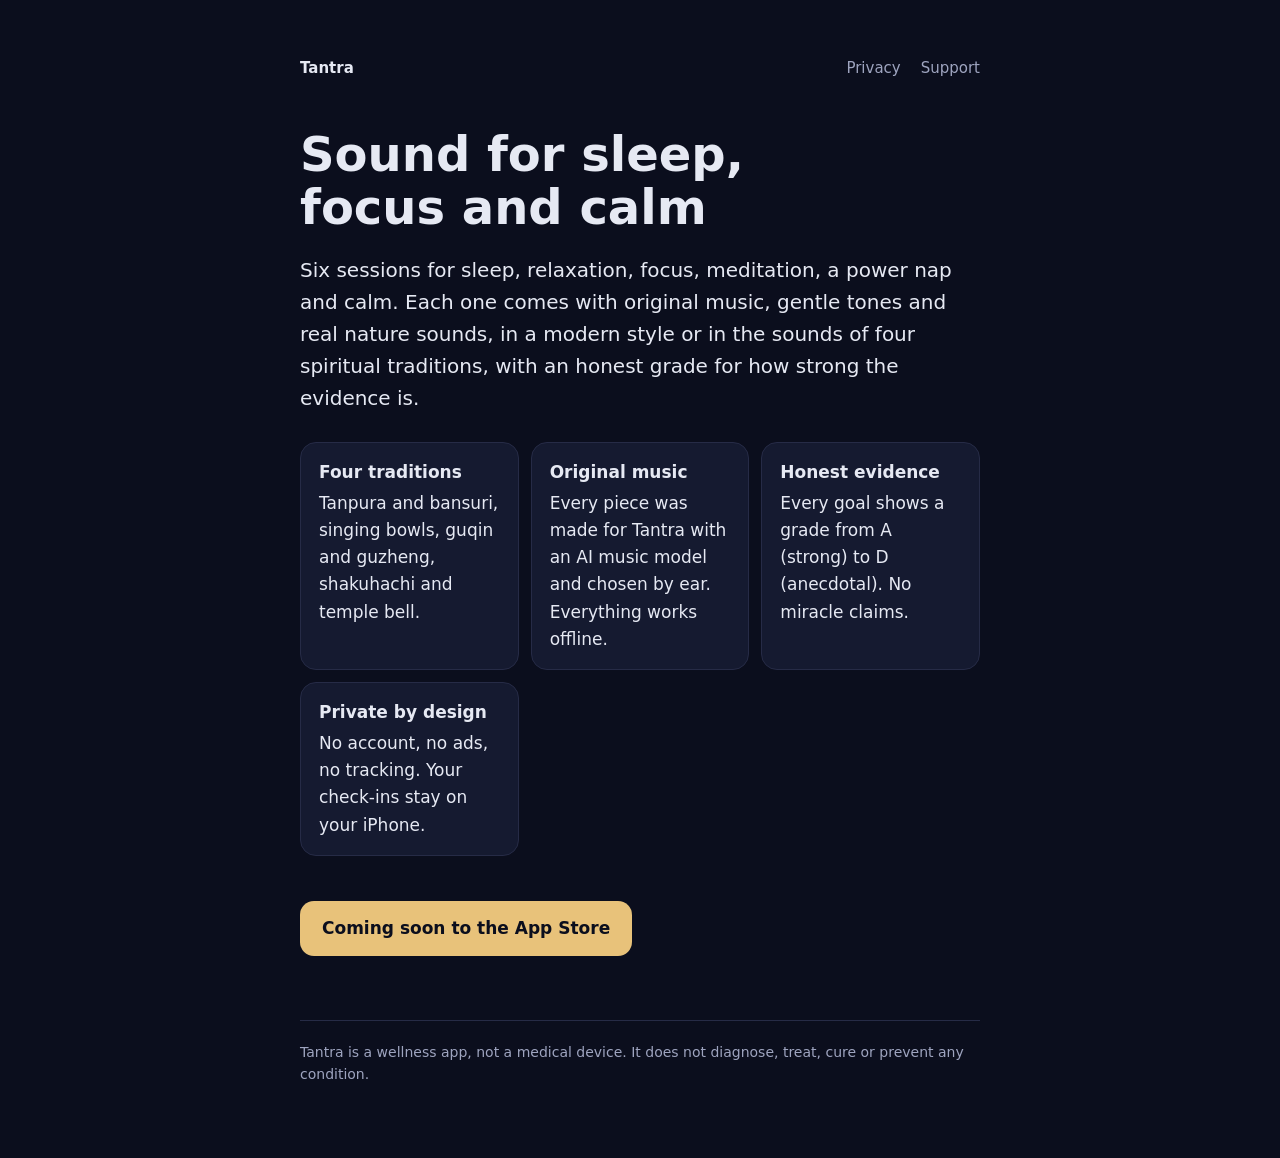
<file: index.html>
<!doctype html>
<html lang="en">
<head><meta charset="utf-8"><meta name="viewport" content="width=device-width, initial-scale=1">
<title>Tantra</title><meta name="description" content="Sound sessions for sleep, focus and calm, with tones, original music and four spiritual traditions. No account, no ads, no tracking.">
<link rel="stylesheet" href="style.css"></head>
<body><main><nav><a href="index.html">Tantra</a><a href="privacy.html">Privacy</a><a href="support.html">Support</a></nav>
<h1>Sound for sleep, focus and calm</h1>
<p class="lead">Six sessions for sleep, relaxation, focus, meditation, a power nap and calm. Each one comes with original music, gentle tones and real nature sounds, in a modern style or in the sounds of four spiritual traditions, with an honest grade for how strong the evidence is.</p>
<div class="grid">
<div class="card"><b>Four traditions</b>Tanpura and bansuri, singing bowls, guqin and guzheng, shakuhachi and temple bell.</div>
<div class="card"><b>Original music</b>Every piece was made for Tantra with an AI music model and chosen by ear. Everything works offline.</div>
<div class="card"><b>Honest evidence</b>Every goal shows a grade from A (strong) to D (anecdotal). No miracle claims.</div>
<div class="card"><b>Private by design</b>No account, no ads, no tracking. Your check-ins stay on your iPhone.</div>
</div>
<p><span class="cta">Coming soon to the App Store</span></p>
<footer>Tantra is a wellness app, not a medical device. It does not diagnose, treat, cure or prevent any condition.</footer></main></body></html>
</file>
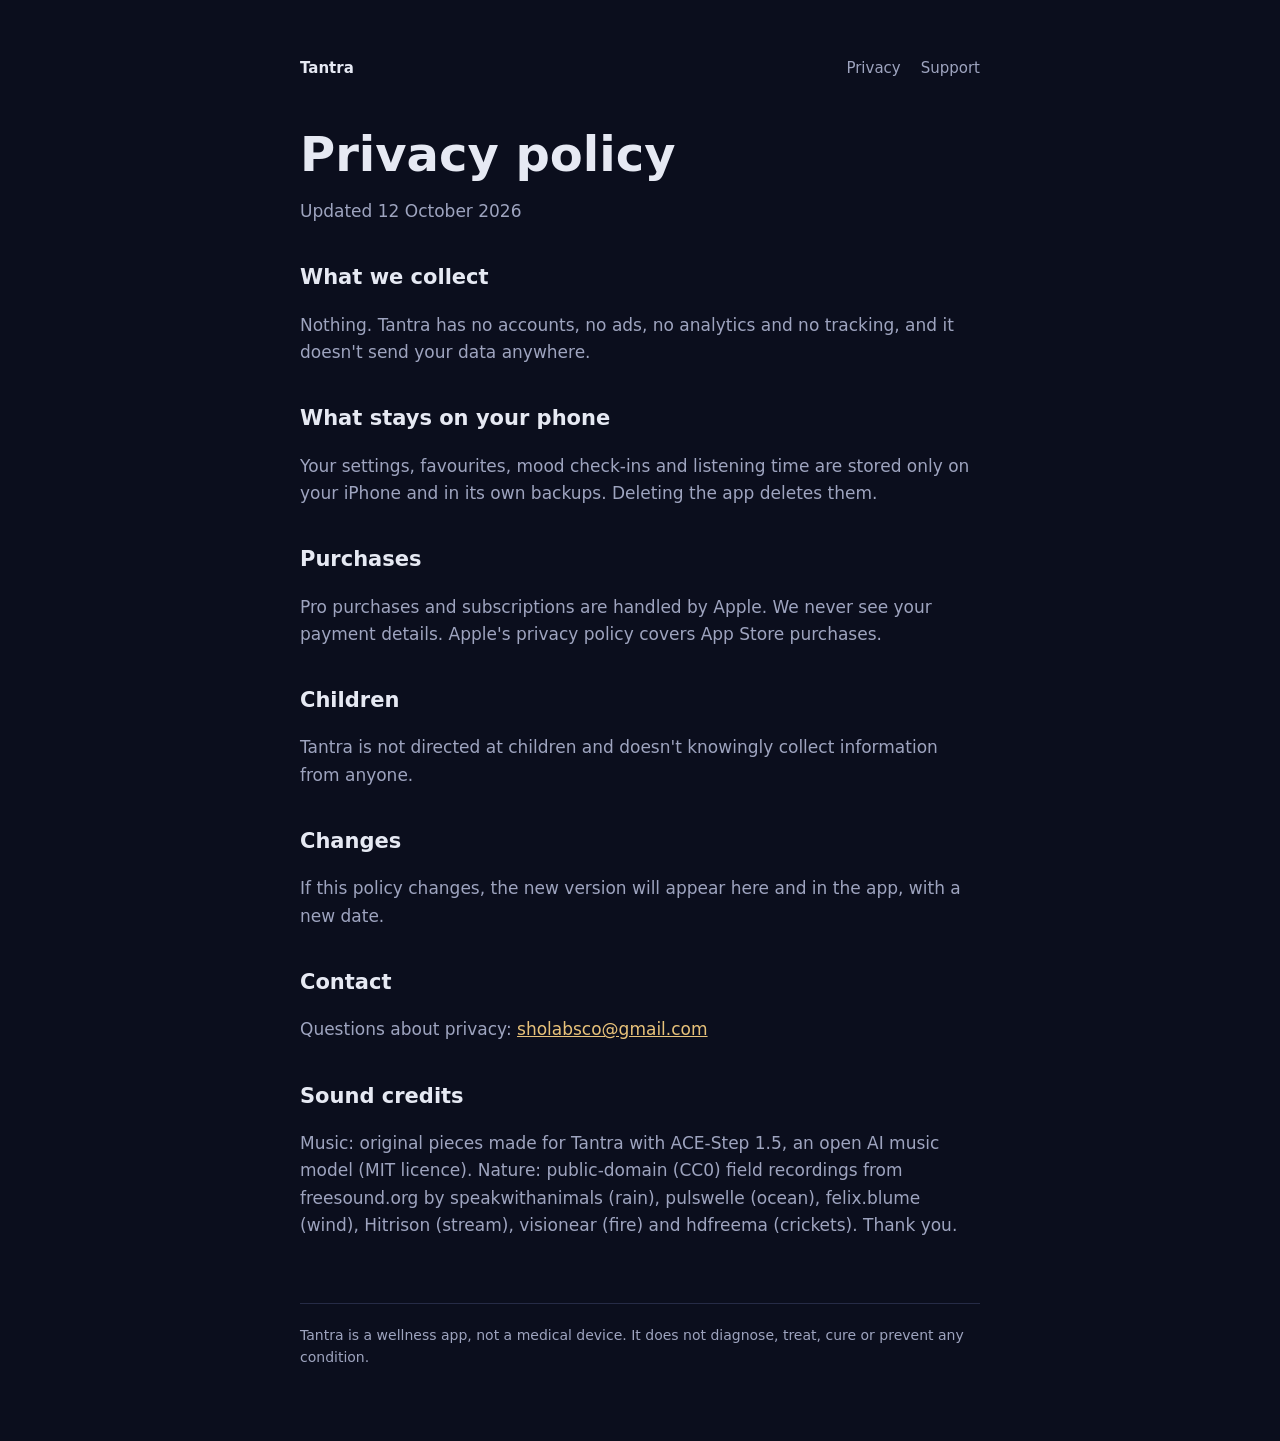
<file: privacy.html>
<!doctype html>
<html lang="en">
<head><meta charset="utf-8"><meta name="viewport" content="width=device-width, initial-scale=1">
<title>Tantra Privacy Policy</title><link rel="stylesheet" href="style.css"></head>
<body><main><nav><a href="index.html">Tantra</a><a href="privacy.html">Privacy</a><a href="support.html">Support</a></nav>
<h1>Privacy policy</h1>
<p>Updated 12 October 2026</p>
<h2>What we collect</h2><p>Nothing. Tantra has no accounts, no ads, no analytics and no tracking, and it doesn't send your data anywhere.</p>
<h2>What stays on your phone</h2><p>Your settings, favourites, mood check-ins and listening time are stored only on your iPhone and in its own backups. Deleting the app deletes them.</p>
<h2>Purchases</h2><p>Pro purchases and subscriptions are handled by Apple. We never see your payment details. Apple's privacy policy covers App Store purchases.</p>
<h2>Children</h2><p>Tantra is not directed at children and doesn't knowingly collect information from anyone.</p>
<h2>Changes</h2><p>If this policy changes, the new version will appear here and in the app, with a new date.</p>
<h2>Contact</h2><p>Questions about privacy: <a href="mailto:sholabsco@gmail.com">sholabsco@gmail.com</a></p>
<h2>Sound credits</h2><p>Music: original pieces made for Tantra with ACE-Step 1.5, an open AI music model (MIT licence). Nature: public-domain (CC0) field recordings from freesound.org by speakwithanimals (rain), pulswelle (ocean), felix.blume (wind), Hitrison (stream), visionear (fire) and hdfreema (crickets). Thank you.</p>
<footer>Tantra is a wellness app, not a medical device. It does not diagnose, treat, cure or prevent any condition.</footer></main></body></html>
</file>
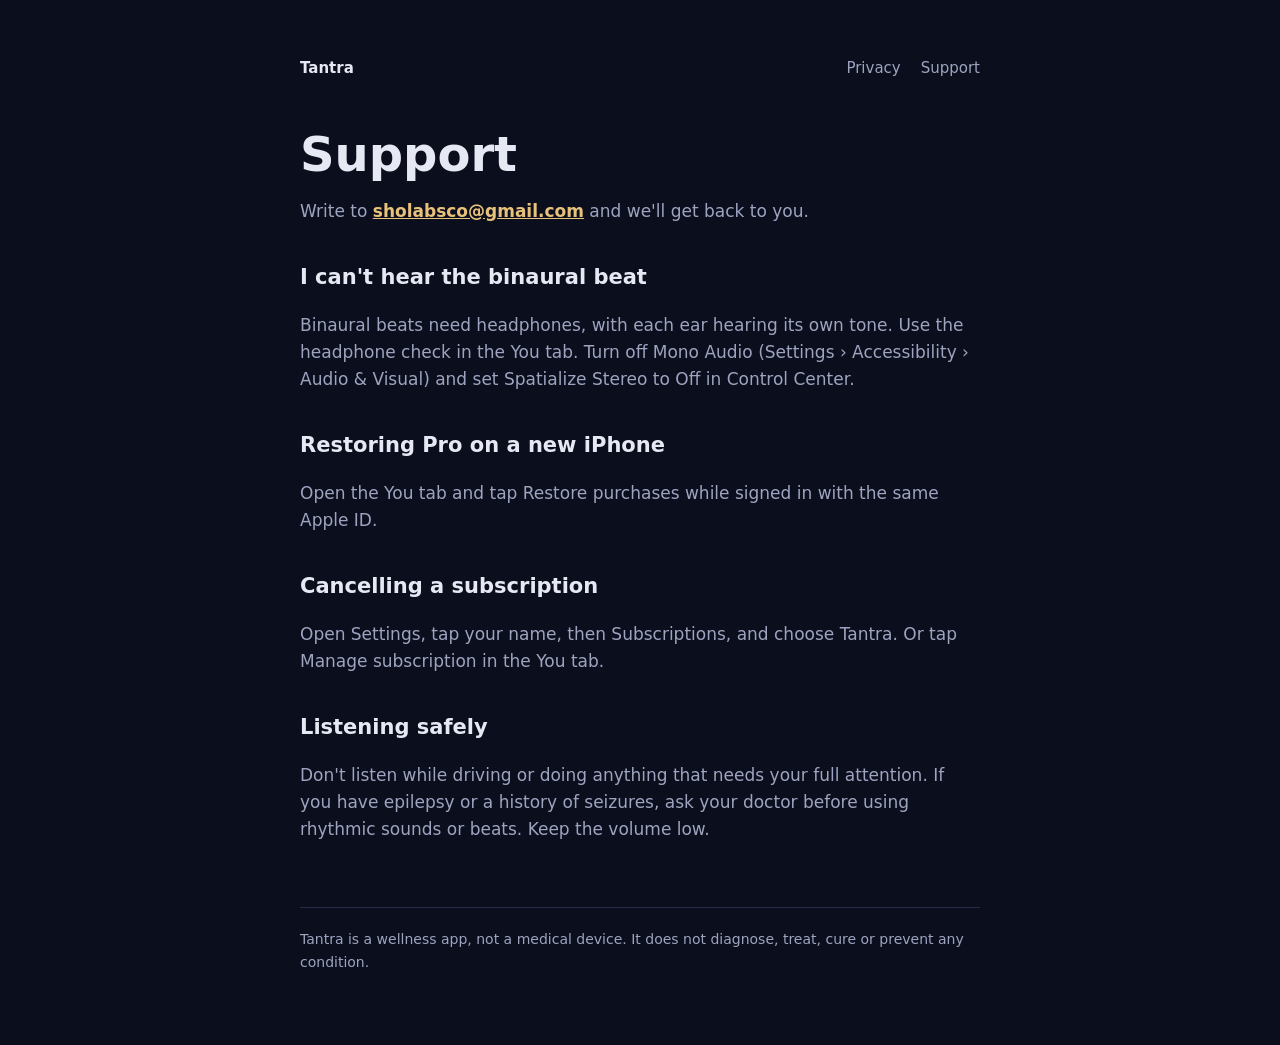
<file: support.html>
<!doctype html>
<html lang="en">
<head><meta charset="utf-8"><meta name="viewport" content="width=device-width, initial-scale=1">
<title>Tantra Support</title><link rel="stylesheet" href="style.css"></head>
<body><main><nav><a href="index.html">Tantra</a><a href="privacy.html">Privacy</a><a href="support.html">Support</a></nav>
<h1>Support</h1>
<p>Write to <a href="mailto:sholabsco@gmail.com"><b>sholabsco@gmail.com</b></a> and we'll get back to you.</p>
<h2>I can't hear the binaural beat</h2><p>Binaural beats need headphones, with each ear hearing its own tone. Use the headphone check in the You tab. Turn off Mono Audio (Settings › Accessibility › Audio &amp; Visual) and set Spatialize Stereo to Off in Control Center.</p>
<h2>Restoring Pro on a new iPhone</h2><p>Open the You tab and tap Restore purchases while signed in with the same Apple ID.</p>
<h2>Cancelling a subscription</h2><p>Open Settings, tap your name, then Subscriptions, and choose Tantra. Or tap Manage subscription in the You tab.</p>
<h2>Listening safely</h2><p>Don't listen while driving or doing anything that needs your full attention. If you have epilepsy or a history of seizures, ask your doctor before using rhythmic sounds or beats. Keep the volume low.</p>
<footer>Tantra is a wellness app, not a medical device. It does not diagnose, treat, cure or prevent any condition.</footer></main></body></html>
</file>
<file: style.css>
:root { --bg: #0b0e1d; --panel: #151a30; --text: #e6e9f3; --muted: #9ea4bf; --gold: #e8c27a; --line: #262b46; }
* { box-sizing: border-box; }
body { margin: 0; background: var(--bg); color: var(--text); font: 17px/1.6 ui-rounded, "SF Pro Rounded", system-ui, -apple-system, "Segoe UI", sans-serif; padding-inline: 20px; }
main { max-width: 680px; margin: 0 auto; padding-block: 56px 72px; }
nav { display: flex; gap: 20px; flex-wrap: wrap; font-size: 15px; margin-bottom: 48px; }
nav a { color: var(--muted); text-decoration: none; }
nav a:first-child { color: var(--text); font-weight: 700; margin-right: auto; }
a { color: var(--gold); }
h1 { font-size: clamp(34px, 7vw, 48px); line-height: 1.1; margin: 0 0 16px; text-wrap: balance; }
h2 { font-size: 21px; margin: 36px 0 8px; }
p, li { color: var(--muted); }
.lead { font-size: 20px; color: var(--text); }
.grid { display: grid; grid-template-columns: repeat(auto-fit, minmax(190px, 1fr)); gap: 12px; margin-top: 28px; }
.card { background: var(--panel); border: 1px solid var(--line); border-radius: 16px; padding: 16px 18px; }
.card b { color: var(--text); display: block; margin-bottom: 4px; }
.cta { display: inline-block; margin-top: 28px; padding: 14px 22px; border-radius: 14px; background: var(--gold); color: #0b0e1d; font-weight: 700; text-decoration: none; }
footer { margin-top: 64px; font-size: 14px; color: var(--muted); border-top: 1px solid var(--line); padding-top: 20px; }
</file>
